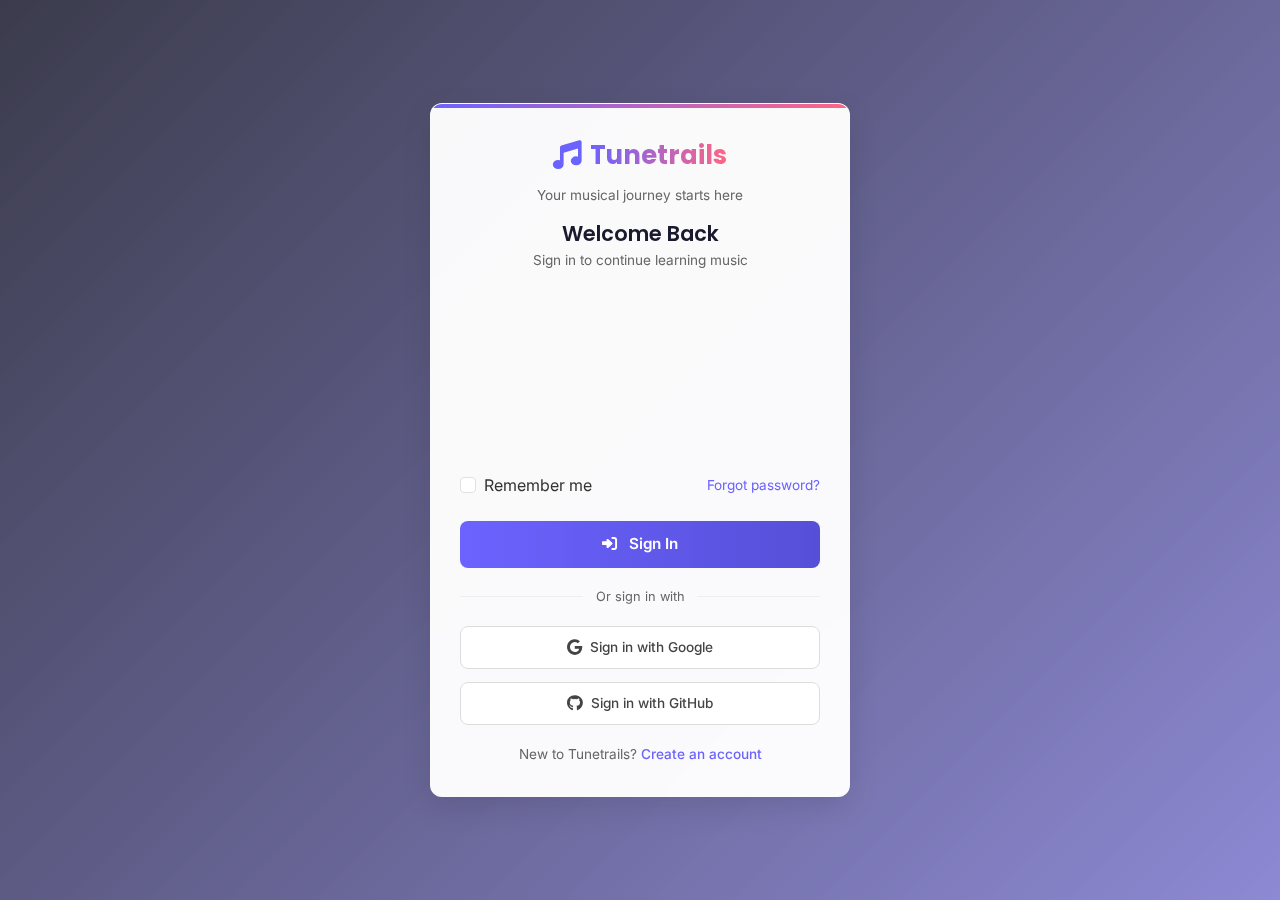
<file: learning_first/test _files/index.html>
<!DOCTYPE html>
<html lang="en">
<head>
    <meta charset="UTF-8">
    <meta name="viewport" content="width=device-width, initial-scale=1.0">
    <title>Login | Tunetrails</title>
    <!-- Bootstrap 5 CSS -->
    <link href="https://cdn.jsdelivr.net/npm/bootstrap@5.3.0-alpha1/dist/css/bootstrap.min.css" rel="stylesheet">
    <!-- Font Awesome for icons -->
    <link rel="stylesheet" href="https://cdnjs.cloudflare.com/ajax/libs/font-awesome/6.4.0/css/all.min.css">
    <!-- Google Fonts -->
    <link href="https://fonts.googleapis.com/css2?family=Poppins:wght@300;400;500;600;700&family=Inter:wght@300;400;500;600&display=swap" rel="stylesheet">
    <link rel="stylesheet" href="style.css">
</head>
<body>
    <!-- Background with overlay -->
    <div class="background-wrapper">
        <div class="background-overlay"></div>
    </div>
    
    <!-- Main content -->
    <div class="main-container">
        <div class="login-card">
            <!-- Logo and branding -->
            <div class="logo-section">
                <div class="logo">
                    <i class="fas fa-music logo-icon"></i>
                    <span class="logo-text">Tunetrails</span>
                </div>
                <p class="tagline">Your musical journey starts here</p>
            </div>
            
            <!-- Welcome message -->
            <h1 class="welcome-title">Welcome Back</h1>
            <p class="welcome-subtitle">Sign in to continue learning music</p>
            
            <!-- Login form -->
            <form id="loginForm" class="needs-validation" novalidate>
                <!-- Email field -->
                <div class="form-group mb-3">
                    <label for="username" class="form-label">Email</label>
                    <input type="email" class="form-control" id="username" placeholder="Enter your email" required>
                    <div class="invalid-feedback">
                        Please enter a valid email address.
                    </div>
                </div>
                
                <!-- Password field -->
                <div class="form-group mb-3">
                    <label for="password" class="form-label">Password</label>
                    <div class="input-group">
                        <input type="password" class="form-control" id="password" placeholder="Enter your password" required>
                        <button type="button" class="password-toggle" id="togglePassword">
                            <i class="far fa-eye"></i>
                        </button>
                        <div class="invalid-feedback">
                            Please enter your password.
                        </div>
                    </div>
                </div>
                
                <!-- Remember me and forgot password -->
                <div class="compact-row">
                    <div class="form-check remember-check">
                        <input class="form-check-input" type="checkbox" id="rememberMe">
                        <label class="form-check-label" for="rememberMe">
                            Remember me
                        </label>
                    </div>
                    <a href="#" class="forgot-password">Forgot password?</a>
                </div>
                
                <!-- Login button -->
                <button type="submit" class="btn btn-login">
                    <i class="fas fa-sign-in-alt me-2"></i> Sign In
                </button>
            </form>
            
            <!-- Divider -->
            <div class="divider">
                <span class="divider-text">Or sign in with</span>
            </div>
            
            <!-- Social login buttons -->
            <div class="social-login">
                <button class="btn btn-social btn-google">
                    <i class="fab fa-google social-icon"></i> Sign in with Google
                </button>
                <button class="btn btn-social btn-github">
                    <i class="fab fa-github social-icon"></i> Sign in with GitHub
                </button>
            </div>
            
            <!-- Additional links -->
            <div class="additional-links">
                <p class="signup-link">
                    New to Tunetrails? <a href="#">Create an account</a>
                </p>
            </div>
        </div>
    </div>

   
    <!-- Bootstrap JS Bundle with Popper -->
    <script src="https://cdn.jsdelivr.net/npm/bootstrap@5.3.0-alpha1/dist/js/bootstrap.bundle.min.js"></script>
    
    <script>
        // Toggle password visibility
        document.getElementById('togglePassword').addEventListener('click', function() {
            const passwordInput = document.getElementById('password');
            const icon = this.querySelector('i');
            
            if (passwordInput.type === 'password') {
                passwordInput.type = 'text';
                icon.classList.remove('fa-eye');
                icon.classList.add('fa-eye-slash');
            } else {
                passwordInput.type = 'password';
                icon.classList.remove('fa-eye-slash');
                icon.classList.add('fa-eye');
            }
        });
        
        // Form validation
        document.getElementById('loginForm').addEventListener('submit', function(event) {
            event.preventDefault();
            event.stopPropagation();
            
            if (this.checkValidity()) {
                // Simulate login process
                const loginBtn = this.querySelector('.btn-login');
                const originalText = loginBtn.innerHTML;
                
                loginBtn.innerHTML = '<i class="fas fa-spinner fa-spin me-2"></i> Signing In...';
                loginBtn.disabled = true;
                
                // Simulate API call
                setTimeout(() => {
                    alert('Login successful! Welcome to Tunetrails.');
                    loginBtn.innerHTML = originalText;
                    loginBtn.disabled = false;
                }, 1200);
            }
            
            this.classList.add('was-validated');
        });
        
        // Social login button handlers
        document.querySelector('.btn-google').addEventListener('click', function() {
            alert('Redirecting to Google authentication...');
        });
        
        document.querySelector('.btn-github').addEventListener('click', function() {
            alert('Redirecting to GitHub authentication...');
        });
        
        // Prevent scrolling on the page
        document.addEventListener('wheel', function(e) {
            const loginCard = document.querySelector('.login-card');
            const isCardAtTop = loginCard.scrollTop === 0;
            const isCardAtBottom = loginCard.scrollHeight - loginCard.clientHeight <= loginCard.scrollTop + 1;
            
            // If we're at the top of the card and scrolling up, prevent page scroll
            if (isCardAtTop && e.deltaY < 0) {
                e.preventDefault();
            }
            // If we're at the bottom of the card and scrolling down, prevent page scroll
            else if (isCardAtBottom && e.deltaY > 0) {
                e.preventDefault();
            }
        }, { passive: false });
    </script>
</body>
</html>
</file>
<file: learning_first/test _files/style.css>
:root {
            --primary-color: #6c63ff;
            --primary-dark: #554fd8;
            --secondary-color: #ff6584;
            --dark-color: #1a1a2e;
            --light-color: #f8f9fa;
            --text-color: #333;
            --text-light: #666;
            --border-radius: 12px;
            --box-shadow: 0 10px 30px rgba(0, 0, 0, 0.1);
            --transition: all 0.3s ease;
        }
        
        * {
            margin: 0;
            padding: 0;
            box-sizing: border-box;
        }
        
        body {
            font-family: 'Inter', sans-serif;
            background-color: #f5f5f5;
            color: var(--text-color);
            min-height: 100vh;
            overflow: hidden;
        }
        
        .background-wrapper {
            position: fixed;
            top: 0;
            left: 0;
            width: 100%;
            height: 100%;
            z-index: -1;
            background-image: url('https://images.unsplash.com/photo-1511379938547-c1f69419868d?ixlib=rb-4.0.3&ixid=M3wxMjA3fDB8MHxwaG90by1wYWdlfHx8fGVufDB8fHx8fA%3D%3D&auto=format&fit=crop&w=2070&q=80');
            background-size: cover;
            background-position: center;
            background-repeat: no-repeat;
        }
        
        .background-overlay {
            position: absolute;
            top: 0;
            left: 0;
            width: 100%;
            height: 100%;
            background: linear-gradient(135deg, rgba(26, 26, 46, 0.85) 0%, rgba(106, 100, 200, 0.75) 100%);
        }
        
        .main-container {
            min-height: 100vh;
            display: flex;
            align-items: center;
            justify-content: center;
            padding: 15px;
        }
        
        .login-card {
            background-color: rgba(255, 255, 255, 0.97);
            border-radius: var(--border-radius);
            box-shadow: var(--box-shadow);
            width: 100%;
            max-width: 420px;
            padding: 2rem 1.8rem;
            position: relative;
            overflow: hidden;
            backdrop-filter: blur(10px);
            border: 1px solid rgba(255, 255, 255, 0.2);
            max-height: 95vh;
            overflow-y: auto;
        }
        
        /* Hide scrollbar for Chrome, Safari and Opera */
        .login-card::-webkit-scrollbar {
            display: none;
        }
        
        /* Hide scrollbar for IE, Edge and Firefox */
        .login-card {
            -ms-overflow-style: none;  /* IE and Edge */
            scrollbar-width: none;  /* Firefox */
        }
        
        .login-card::before {
            content: '';
            position: absolute;
            top: 0;
            left: 0;
            width: 100%;
            height: 4px;
            background: linear-gradient(90deg, var(--primary-color), var(--secondary-color));
        }
        
        .logo-section {
            text-align: center;
            margin-bottom: 1.2rem;
        }
        
        .logo {
            display: inline-flex;
            align-items: center;
            justify-content: center;
            margin-bottom: 0.8rem;
        }
        
        .logo-icon {
            color: var(--primary-color);
            font-size: 1.8rem;
            margin-right: 8px;
        }
        
        .logo-text {
            font-family: 'Poppins', sans-serif;
            font-weight: 700;
            font-size: 1.6rem;
            background: linear-gradient(90deg, var(--primary-color), var(--secondary-color));
            -webkit-background-clip: text;
            background-clip: text;
            color: transparent;
        }
        
        .tagline {
            color: var(--text-light);
            font-size: 0.85rem;
            margin-bottom: 0;
            line-height: 1.2;
        }
        
        .welcome-title {
            font-family: 'Poppins', sans-serif;
            font-weight: 600;
            font-size: 1.3rem;
            margin-bottom: 0.3rem;
            color: var(--dark-color);
            text-align: center;
        }
        
        .welcome-subtitle {
            color: var(--text-light);
            text-align: center;
            margin-bottom: 1.5rem;
            font-size: 0.85rem;
            line-height: 1.3;
        }
        
        .form-label {
            font-weight: 500;
            font-size: 0.85rem;
            color: var(--text-color);
            margin-bottom: 0.3rem;
        }
        
        .form-control {
            padding: 0.65rem 0.9rem;
            border: 1px solid #ddd;
            border-radius: 8px;
            font-size: 0.95rem;
            transition: var(--transition);
        }
        
        .form-control:focus {
            border-color: var(--primary-color);
            box-shadow: 0 0 0 0.2rem rgba(108, 99, 255, 0.15);
        }
        
        .input-group {
            position: relative;
        }
        
        .password-toggle {
            position: absolute;
            right: 12px;
            top: 50%;
            transform: translateY(-50%);
            background: transparent;
            border: none;
            color: var(--text-light);
            cursor: pointer;
            z-index: 10;
            font-size: 0.9rem;
        }
        
        .form-check-input:checked {
            background-color: var(--primary-color);
            border-color: var(--primary-color);
        }
        
        .btn-login {
            background: linear-gradient(90deg, var(--primary-color), var(--primary-dark));
            color: white;
            border: none;
            padding: 0.75rem;
            border-radius: 8px;
            font-weight: 600;
            font-size: 0.95rem;
            width: 100%;
            transition: var(--transition);
            margin-top: 0.3rem;
        }
        
        .btn-login:hover {
            background: linear-gradient(90deg, var(--primary-dark), var(--primary-color));
            transform: translateY(-2px);
            box-shadow: 0 5px 15px rgba(108, 99, 255, 0.3);
        }
        
        .compact-row {
            display: flex;
            justify-content: space-between;
            align-items: center;
            margin-bottom: 1.2rem;
        }
        
        .remember-check {
            margin-bottom: 0;
        }
        
        .divider {
            display: flex;
            align-items: center;
            margin: 1.2rem 0;
            color: var(--text-light);
        }
        
        .divider::before, .divider::after {
            content: '';
            flex: 1;
            height: 1px;
            background-color: #eee;
        }
        
        .divider-text {
            padding: 0 0.8rem;
            font-size: 0.8rem;
        }
        
        .social-login {
            display: grid;
            grid-template-columns: 1fr;
            gap: 0.8rem;
            margin-bottom: 1.2rem;
        }
        
        .btn-social {
            display: flex;
            align-items: center;
            justify-content: center;
            padding: 0.65rem;
            border-radius: 8px;
            font-weight: 500;
            font-size: 0.85rem;
            transition: var(--transition);
            border: 1px solid #ddd;
            background-color: white;
        }
        
        .btn-social:hover {
            transform: translateY(-2px);
            box-shadow: 0 4px 8px rgba(0, 0, 0, 0.08);
        }
        
        .btn-google {
            color: #444;
        }
        
        .btn-google:hover {
            border-color: #DB4437;
            color: #DB4437;
        }
        
        .btn-github {
            color: #444;
        }
        
        .btn-github:hover {
            border-color: #333;
            color: #333;
        }
        
        .social-icon {
            margin-right: 8px;
            font-size: 1rem;
        }
        
        .additional-links {
            text-align: center;
            margin-top: 1.2rem;
            font-size: 0.85rem;
        }
        
        .forgot-password {
            color: var(--primary-color);
            text-decoration: none;
            transition: var(--transition);
            font-size: 0.85rem;
        }
        
        .forgot-password:hover {
            color: var(--primary-dark);
            text-decoration: underline;
        }
        
        .signup-link {
            color: var(--text-light);
            margin-bottom: 0;
        }
        
        .signup-link a {
            color: var(--primary-color);
            font-weight: 500;
            text-decoration: none;
            transition: var(--transition);
        }
        
        .signup-link a:hover {
            color: var(--primary-dark);
            text-decoration: underline;
        }
        
        /* Responsive adjustments */
        @media (max-width: 576px) {
            .login-card {
                padding: 1.5rem 1.2rem;
                max-height: 90vh;
            }
            
            .welcome-title {
                font-size: 1.2rem;
            }
            
            .logo-text {
                font-size: 1.4rem;
            }
        }
        
        @media (max-width: 400px) {
            .login-card {
                padding: 1.3rem 1rem;
            }
            
            .form-control {
                padding: 0.6rem 0.8rem;
                font-size: 0.9rem;
            }
            
            .btn-login {
                padding: 0.7rem;
            }
        }
        
        @media (max-height: 700px) {
            .login-card {
                max-height: 85vh;
                padding-top: 1.2rem;
                padding-bottom: 1.2rem;
            }
            
            .logo-section {
                margin-bottom: 1rem;
            }
            
            .welcome-subtitle {
                margin-bottom: 1.2rem;
            }
            
            .compact-row {
                margin-bottom: 1rem;
            }
            
            .divider {
                margin: 1rem 0;
            }
            
            .social-login {
                margin-bottom: 1rem;
            }
        }
        
        /* Animation for form elements */
        .form-group {
            animation: fadeInUp 0.4s ease forwards;
            opacity: 0;
        }
        
        .form-group:nth-child(1) { animation-delay: 0.1s; }
        .form-group:nth-child(2) { animation-delay: 0.2s; }
        
        @keyframes fadeInUp {
            from {
                opacity: 0;
                transform: translateY(15px);
            }
            to {
                opacity: 1;
                transform: translateY(0);
            }
        }
</file>
